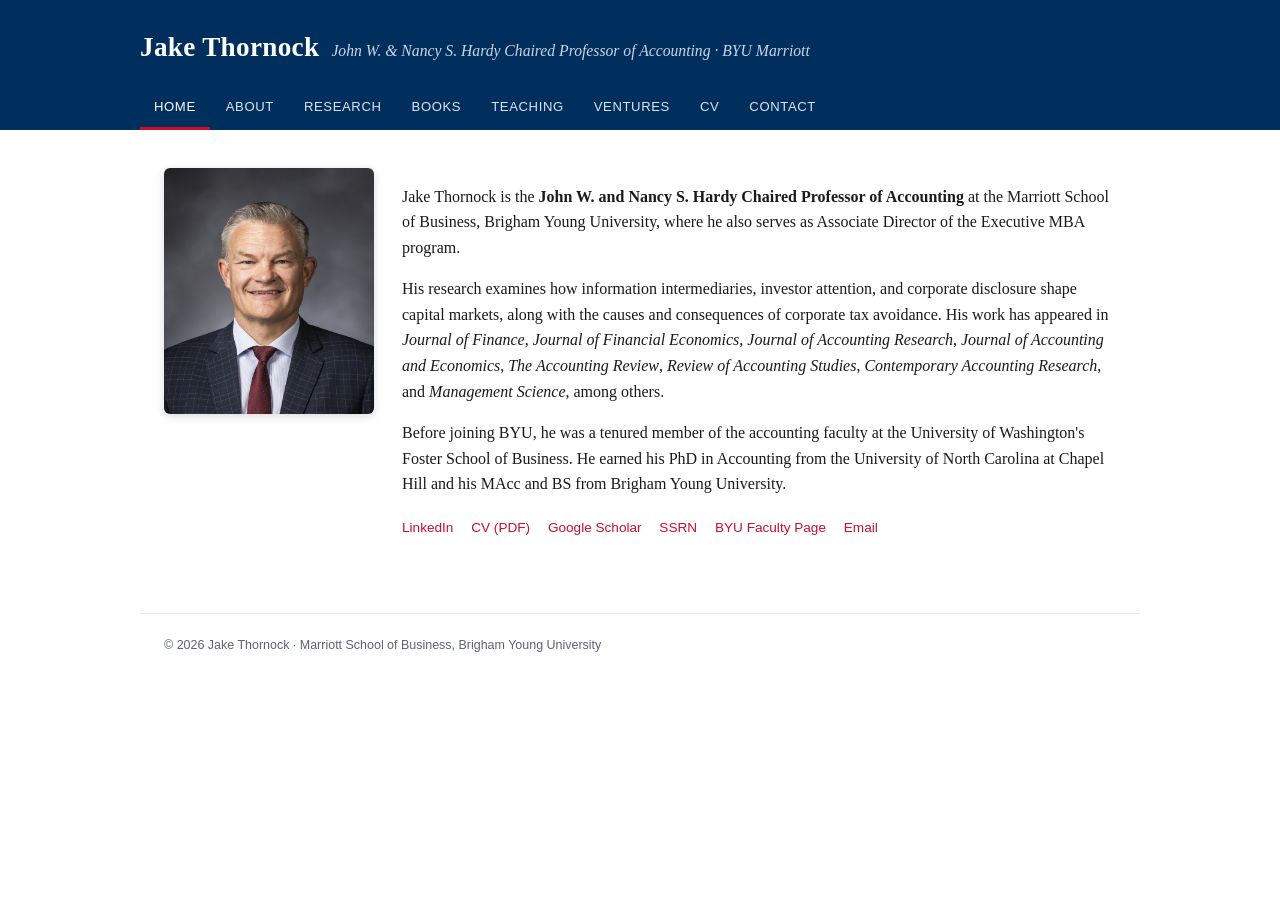
<file: index.html>
<!DOCTYPE html>
<html lang="en">
<head>
<meta charset="UTF-8">
<meta name="viewport" content="width=device-width, initial-scale=1.0">
<title>Jake Thornock, PhD</title>
<link rel="stylesheet" href="styles.css">
</head>
<body>
<header class="site">
  <div class="brand">
    <h1>Jake Thornock</h1>
    <span class="role">John W. &amp; Nancy S. Hardy Chaired Professor of Accounting &middot; BYU Marriott</span>
  </div>
  <nav>
    <a href="index.html" class="active">Home</a>
    <a href="about.html">About</a>
    <a href="research.html">Research</a>
    <a href="books.html">Books</a>
    <a href="teaching.html">Teaching</a>
    <a href="ventures.html">Ventures</a>
    <a href="cv.html">CV</a>
    <a href="contact.html">Contact</a>
  </nav>
</header>
<main>
  <div class="lead">
    <div class="photo"><img src="thornock-headshot-web.jpg" alt="Jake Thornock"></div>
    <div class="bio">
      <p>Jake Thornock is the <strong>John W. and Nancy S. Hardy Chaired Professor of Accounting</strong> at the Marriott School of Business, Brigham Young University, where he also serves as Associate Director of the Executive MBA program.</p>
      <p>His research examines how information intermediaries, investor attention, and corporate disclosure shape capital markets, along with the causes and consequences of corporate tax avoidance. His work has appeared in <em>Journal of Finance</em>, <em>Journal of Financial Economics</em>, <em>Journal of Accounting Research</em>, <em>Journal of Accounting and Economics</em>, <em>The Accounting Review</em>, <em>Review of Accounting Studies</em>, <em>Contemporary Accounting Research</em>, and <em>Management Science</em>, among others.</p>
      <p>Before joining BYU, he was a tenured member of the accounting faculty at the University of Washington's Foster School of Business. He earned his PhD in Accounting from the University of North Carolina at Chapel Hill and his MAcc and BS from Brigham Young University.</p>
      <div class="links-row">
        <a href="https://www.linkedin.com/in/jake-thornock/">LinkedIn</a>
        <a href="cv.html">CV (PDF)</a>
        <a href="https://scholar.google.com/citations?user=_FRivYwAAAAJ&hl=en">Google Scholar</a>
        <a href="https://papers.ssrn.com/sol3/cf_dev/AbsByAuth.cfm?per_id=914664">SSRN</a>
        <a href="https://marriott.byu.edu/directory/details?id=5792">BYU Faculty Page</a>
        <a href="mailto:thornock@byu.edu">Email</a>
      </div>
    </div>
  </div>
</main>
<footer>&copy; 2026 Jake Thornock &middot; Marriott School of Business, Brigham Young University</footer>
</body>
</html>
</file>
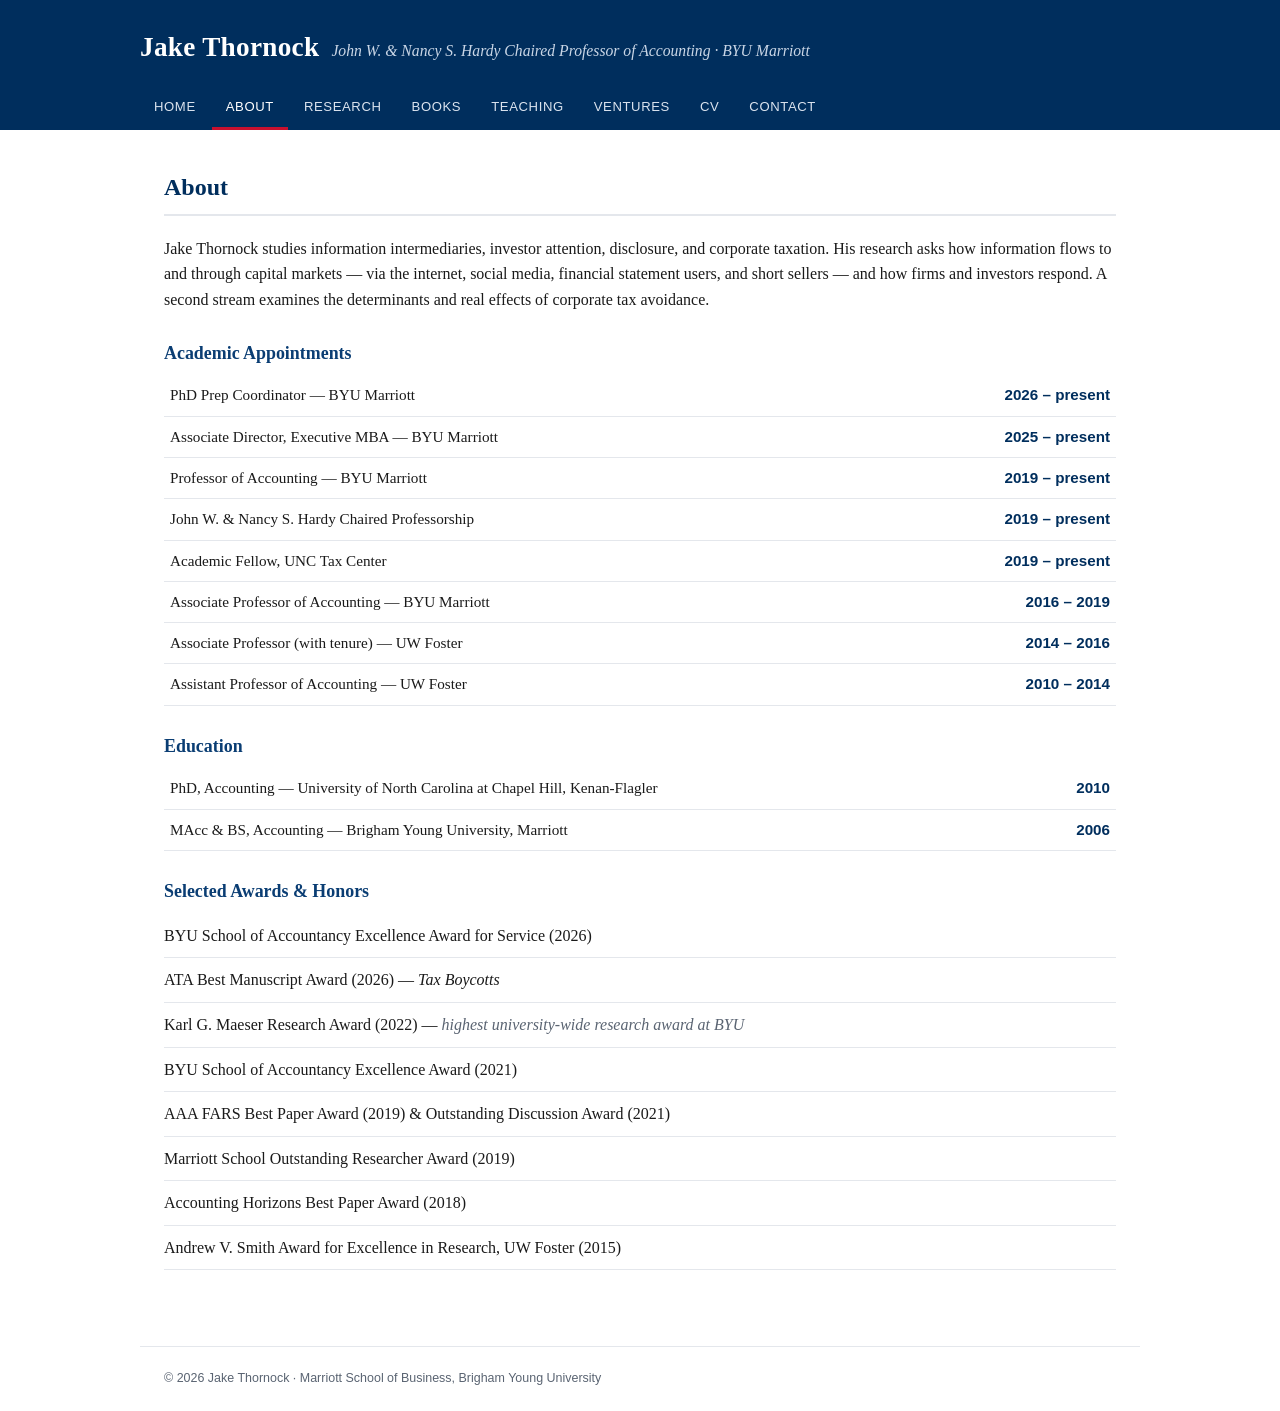
<file: about.html>
<!DOCTYPE html>
<html lang="en">
<head>
<meta charset="UTF-8">
<meta name="viewport" content="width=device-width, initial-scale=1.0">
<title>Jake Thornock, PhD</title>
<link rel="stylesheet" href="styles.css">
</head>
<body>
<header class="site">
  <div class="brand">
    <h1>Jake Thornock</h1>
    <span class="role">John W. &amp; Nancy S. Hardy Chaired Professor of Accounting &middot; BYU Marriott</span>
  </div>
  <nav>
    <a href="index.html">Home</a>
    <a href="about.html" class="active">About</a>
    <a href="research.html">Research</a>
    <a href="books.html">Books</a>
    <a href="teaching.html">Teaching</a>
    <a href="ventures.html">Ventures</a>
    <a href="cv.html">CV</a>
    <a href="contact.html">Contact</a>
  </nav>
</header>
<main>
  <h2>About</h2>
  <p>Jake Thornock studies information intermediaries, investor attention, disclosure, and corporate taxation. His research asks how information flows to and through capital markets &mdash; via the internet, social media, financial statement users, and short sellers &mdash; and how firms and investors respond. A second stream examines the determinants and real effects of corporate tax avoidance.</p>
  <h3>Academic Appointments</h3>
  <table class="tw">
    <tr><td>PhD Prep Coordinator &mdash; BYU Marriott</td><td class="r">2026 &ndash; present</td></tr>
    <tr><td>Associate Director, Executive MBA &mdash; BYU Marriott</td><td class="r">2025 &ndash; present</td></tr>
    <tr><td>Professor of Accounting &mdash; BYU Marriott</td><td class="r">2019 &ndash; present</td></tr>
    <tr><td>John W. &amp; Nancy S. Hardy Chaired Professorship</td><td class="r">2019 &ndash; present</td></tr>
    <tr><td>Academic Fellow, UNC Tax Center</td><td class="r">2019 &ndash; present</td></tr>
    <tr><td>Associate Professor of Accounting &mdash; BYU Marriott</td><td class="r">2016 &ndash; 2019</td></tr>
    <tr><td>Associate Professor (with tenure) &mdash; UW Foster</td><td class="r">2014 &ndash; 2016</td></tr>
    <tr><td>Assistant Professor of Accounting &mdash; UW Foster</td><td class="r">2010 &ndash; 2014</td></tr>
  </table>
  <h3>Education</h3>
  <table class="tw">
    <tr><td>PhD, Accounting &mdash; University of North Carolina at Chapel Hill, Kenan-Flagler</td><td class="r">2010</td></tr>
    <tr><td>MAcc &amp; BS, Accounting &mdash; Brigham Young University, Marriott</td><td class="r">2006</td></tr>
  </table>
  <h3>Selected Awards &amp; Honors</h3>
  <ul class="pubs">
    <li>BYU School of Accountancy Excellence Award for Service (2026)</li>
    <li>ATA Best Manuscript Award (2026) &mdash; <em>Tax Boycotts</em></li>
    <li>Karl G. Maeser Research Award (2022) &mdash; <span class="venue">highest university-wide research award at BYU</span></li>
    <li>BYU School of Accountancy Excellence Award (2021)</li>
    <li>AAA FARS Best Paper Award (2019) &amp; Outstanding Discussion Award (2021)</li>
    <li>Marriott School Outstanding Researcher Award (2019)</li>
    <li>Accounting Horizons Best Paper Award (2018)</li>
    <li>Andrew V. Smith Award for Excellence in Research, UW Foster (2015)</li>
  </ul>
</main>
<footer>&copy; 2026 Jake Thornock &middot; Marriott School of Business, Brigham Young University</footer>
</body>
</html>
</file>
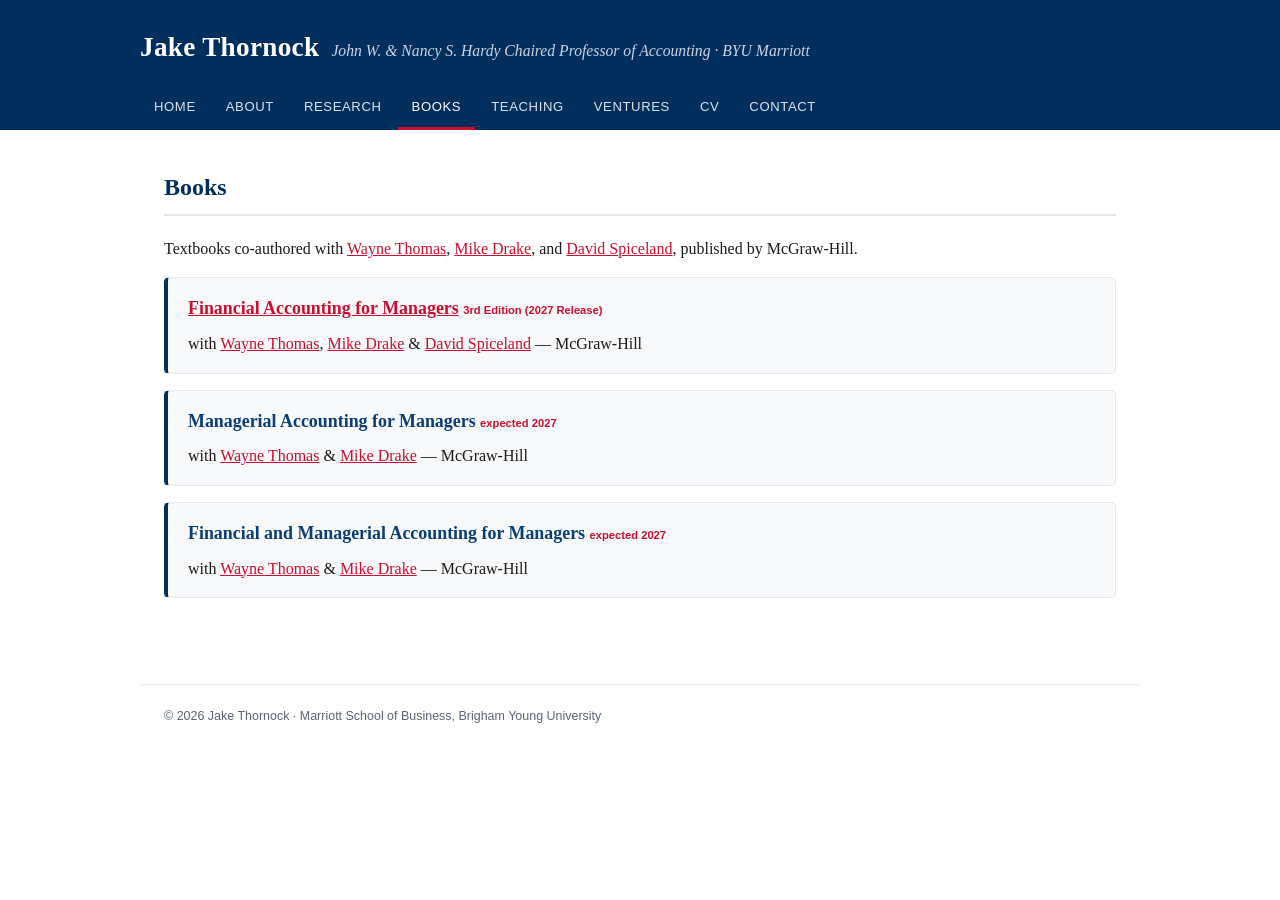
<file: books.html>
<!DOCTYPE html>
<html lang="en">
<head>
<meta charset="UTF-8">
<meta name="viewport" content="width=device-width, initial-scale=1.0">
<title>Jake Thornock, PhD</title>
<link rel="stylesheet" href="styles.css">
</head>
<body>
<header class="site">
  <div class="brand">
    <h1>Jake Thornock</h1>
    <span class="role">John W. &amp; Nancy S. Hardy Chaired Professor of Accounting &middot; BYU Marriott</span>
  </div>
  <nav>
    <a href="index.html">Home</a>
    <a href="about.html">About</a>
    <a href="research.html">Research</a>
    <a href="books.html" class="active">Books</a>
    <a href="teaching.html">Teaching</a>
    <a href="ventures.html">Ventures</a>
    <a href="cv.html">CV</a>
    <a href="contact.html">Contact</a>
  </nav>
</header>
<main>
  <h2>Books</h2>
  <p>Textbooks co-authored with <a href="https://thomas-accounting.com/">Wayne Thomas</a>, <a href="https://marriott.byu.edu/directory/details?id=20034">Mike Drake</a>, and <a href="https://www.memphis.edu/fcbe/faculty-staff/emeriti/dspice.php">David Spiceland</a>, published by McGraw-Hill.</p>
  <div class="card"><h3 style="margin-top:0;"><a href="https://www.mheducation.com/highered/product/financial-accounting-for-managers-thomas.html?viewOption=instructor">Financial Accounting for Managers</a> <span class="tag">3rd Edition (2027 Release)</span></h3><p style="margin:0;">with <a href="https://thomas-accounting.com/">Wayne Thomas</a>, <a href="https://marriott.byu.edu/directory/details?id=20034">Mike Drake</a> &amp; <a href="https://www.memphis.edu/fcbe/faculty-staff/emeriti/dspice.php">David Spiceland</a> &mdash; McGraw-Hill</p></div>
  <div class="card"><h3 style="margin-top:0;">Managerial Accounting for Managers <span class="tag">expected 2027</span></h3><p style="margin:0;">with <a href="https://thomas-accounting.com/">Wayne Thomas</a> &amp; <a href="https://marriott.byu.edu/directory/details?id=20034">Mike Drake</a> &mdash; McGraw-Hill</p></div>
  <div class="card"><h3 style="margin-top:0;">Financial and Managerial Accounting for Managers <span class="tag">expected 2027</span></h3><p style="margin:0;">with <a href="https://thomas-accounting.com/">Wayne Thomas</a> &amp; <a href="https://marriott.byu.edu/directory/details?id=20034">Mike Drake</a> &mdash; McGraw-Hill</p></div>
</main>
<footer>&copy; 2026 Jake Thornock &middot; Marriott School of Business, Brigham Young University</footer>
</body>
</html>
</file>
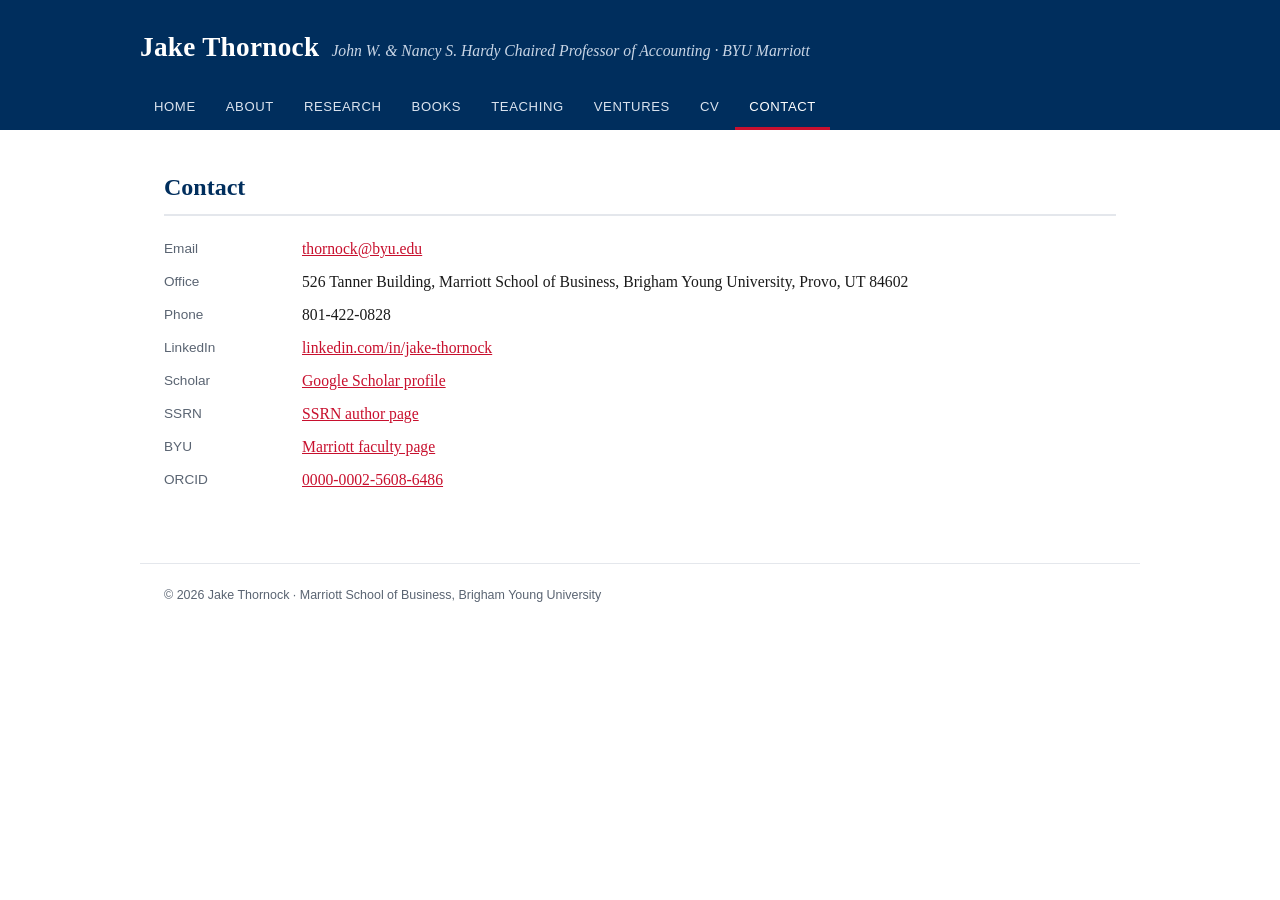
<file: contact.html>
<!DOCTYPE html>
<html lang="en">
<head>
<meta charset="UTF-8">
<meta name="viewport" content="width=device-width, initial-scale=1.0">
<title>Jake Thornock, PhD</title>
<link rel="stylesheet" href="styles.css">
</head>
<body>
<header class="site">
  <div class="brand">
    <h1>Jake Thornock</h1>
    <span class="role">John W. &amp; Nancy S. Hardy Chaired Professor of Accounting &middot; BYU Marriott</span>
  </div>
  <nav>
    <a href="index.html">Home</a>
    <a href="about.html">About</a>
    <a href="research.html">Research</a>
    <a href="books.html">Books</a>
    <a href="teaching.html">Teaching</a>
    <a href="ventures.html">Ventures</a>
    <a href="cv.html">CV</a>
    <a href="contact.html" class="active">Contact</a>
  </nav>
</header>
<main>
  <h2>Contact</h2>
  <div class="contact-grid">
    <div>Email</div><div><a href="mailto:thornock@byu.edu">thornock@byu.edu</a></div>
    <div>Office</div><div>526 Tanner Building, Marriott School of Business, Brigham Young University, Provo, UT 84602</div>
    <div>Phone</div><div>801-422-0828</div>
    <div>LinkedIn</div><div><a href="https://www.linkedin.com/in/jake-thornock/">linkedin.com/in/jake-thornock</a></div>
    <div>Scholar</div><div><a href="https://scholar.google.com/citations?user=_FRivYwAAAAJ&hl=en">Google Scholar profile</a></div>
    <div>SSRN</div><div><a href="https://papers.ssrn.com/sol3/cf_dev/AbsByAuth.cfm?per_id=914664">SSRN author page</a></div>
    <div>BYU</div><div><a href="https://marriott.byu.edu/directory/details?id=5792">Marriott faculty page</a></div>
    <div>ORCID</div><div><a href="https://orcid.org/0000-0002-5608-6486">0000-0002-5608-6486</a></div>
  </div>
</main>
<footer>&copy; 2026 Jake Thornock &middot; Marriott School of Business, Brigham Young University</footer>
</body>
</html>
</file>
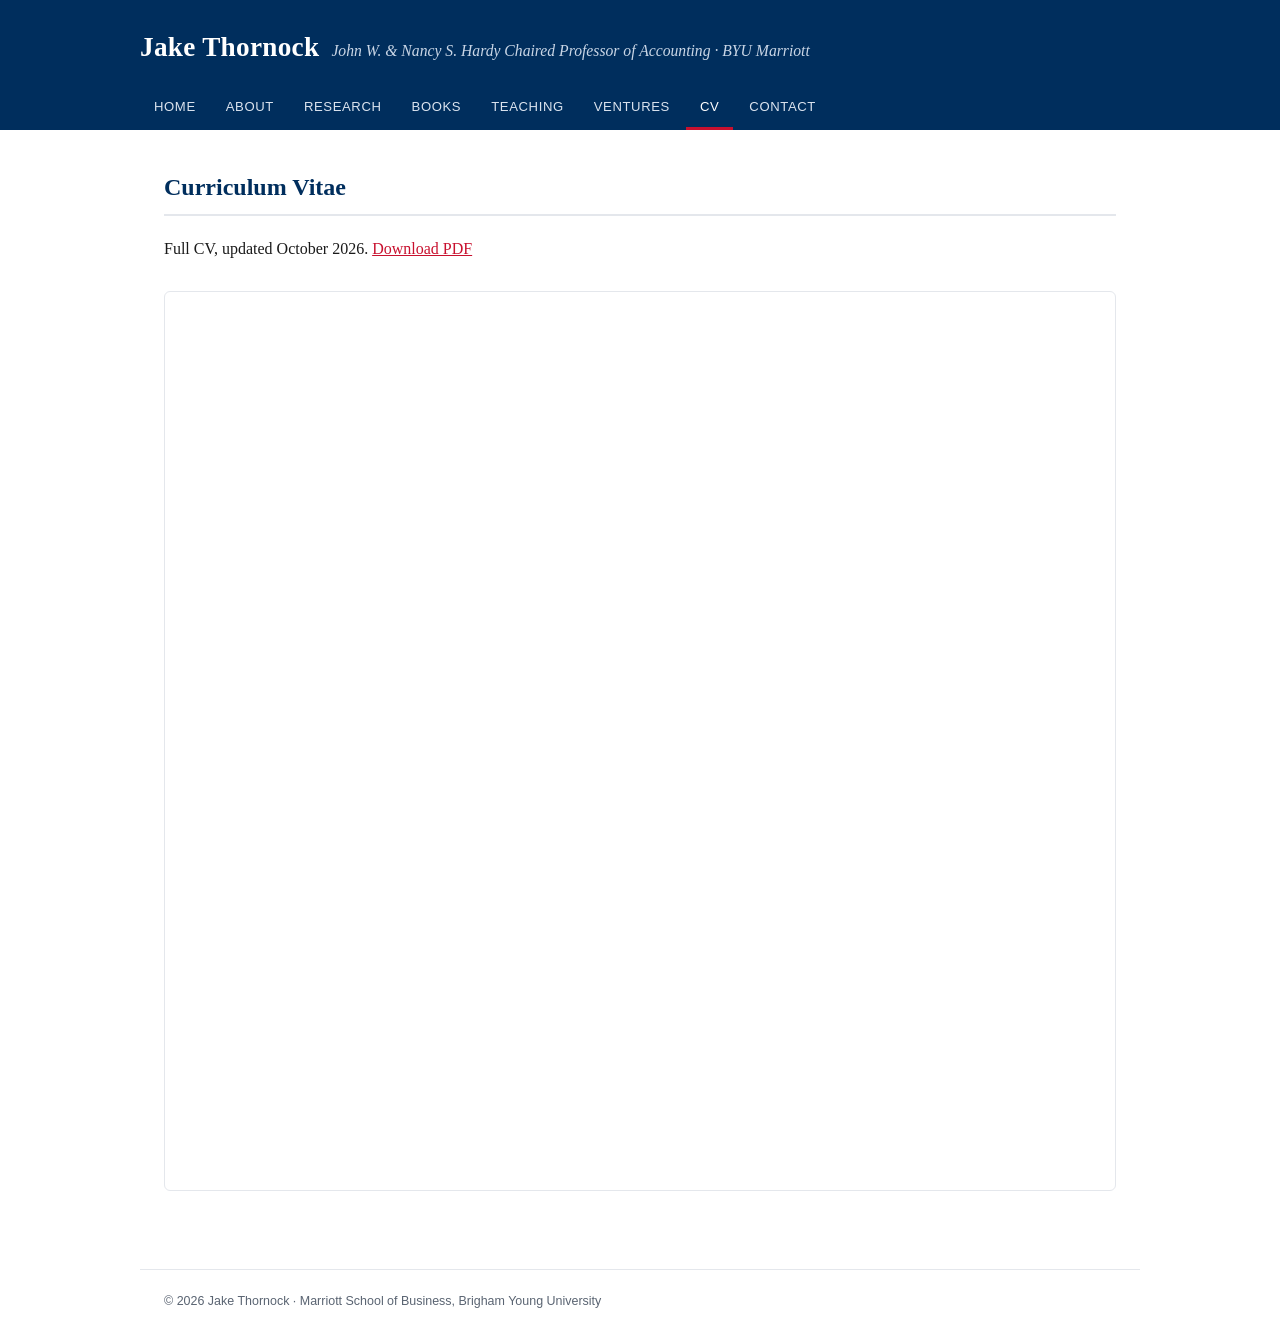
<file: cv.html>
<!DOCTYPE html>
<html lang="en">
<head>
<meta charset="UTF-8">
<meta name="viewport" content="width=device-width, initial-scale=1.0">
<title>Jake Thornock, PhD</title>
<link rel="stylesheet" href="styles.css">
</head>
<body>
<header class="site">
  <div class="brand">
    <h1>Jake Thornock</h1>
    <span class="role">John W. &amp; Nancy S. Hardy Chaired Professor of Accounting &middot; BYU Marriott</span>
  </div>
  <nav>
    <a href="index.html">Home</a>
    <a href="about.html">About</a>
    <a href="research.html">Research</a>
    <a href="books.html">Books</a>
    <a href="teaching.html">Teaching</a>
    <a href="ventures.html">Ventures</a>
    <a href="cv.html" class="active">CV</a>
    <a href="contact.html">Contact</a>
  </nav>
</header>
<main>
  <h2>Curriculum Vitae</h2>
  <p>Full CV, updated October 2026. <a href="Thornock_CV.pdf">Download PDF</a></p>
  <iframe class="cvframe" src="Thornock_CV.pdf" title="Jake Thornock CV"></iframe>
</main>
<footer>&copy; 2026 Jake Thornock &middot; Marriott School of Business, Brigham Young University</footer>
</body>
</html>
</file>
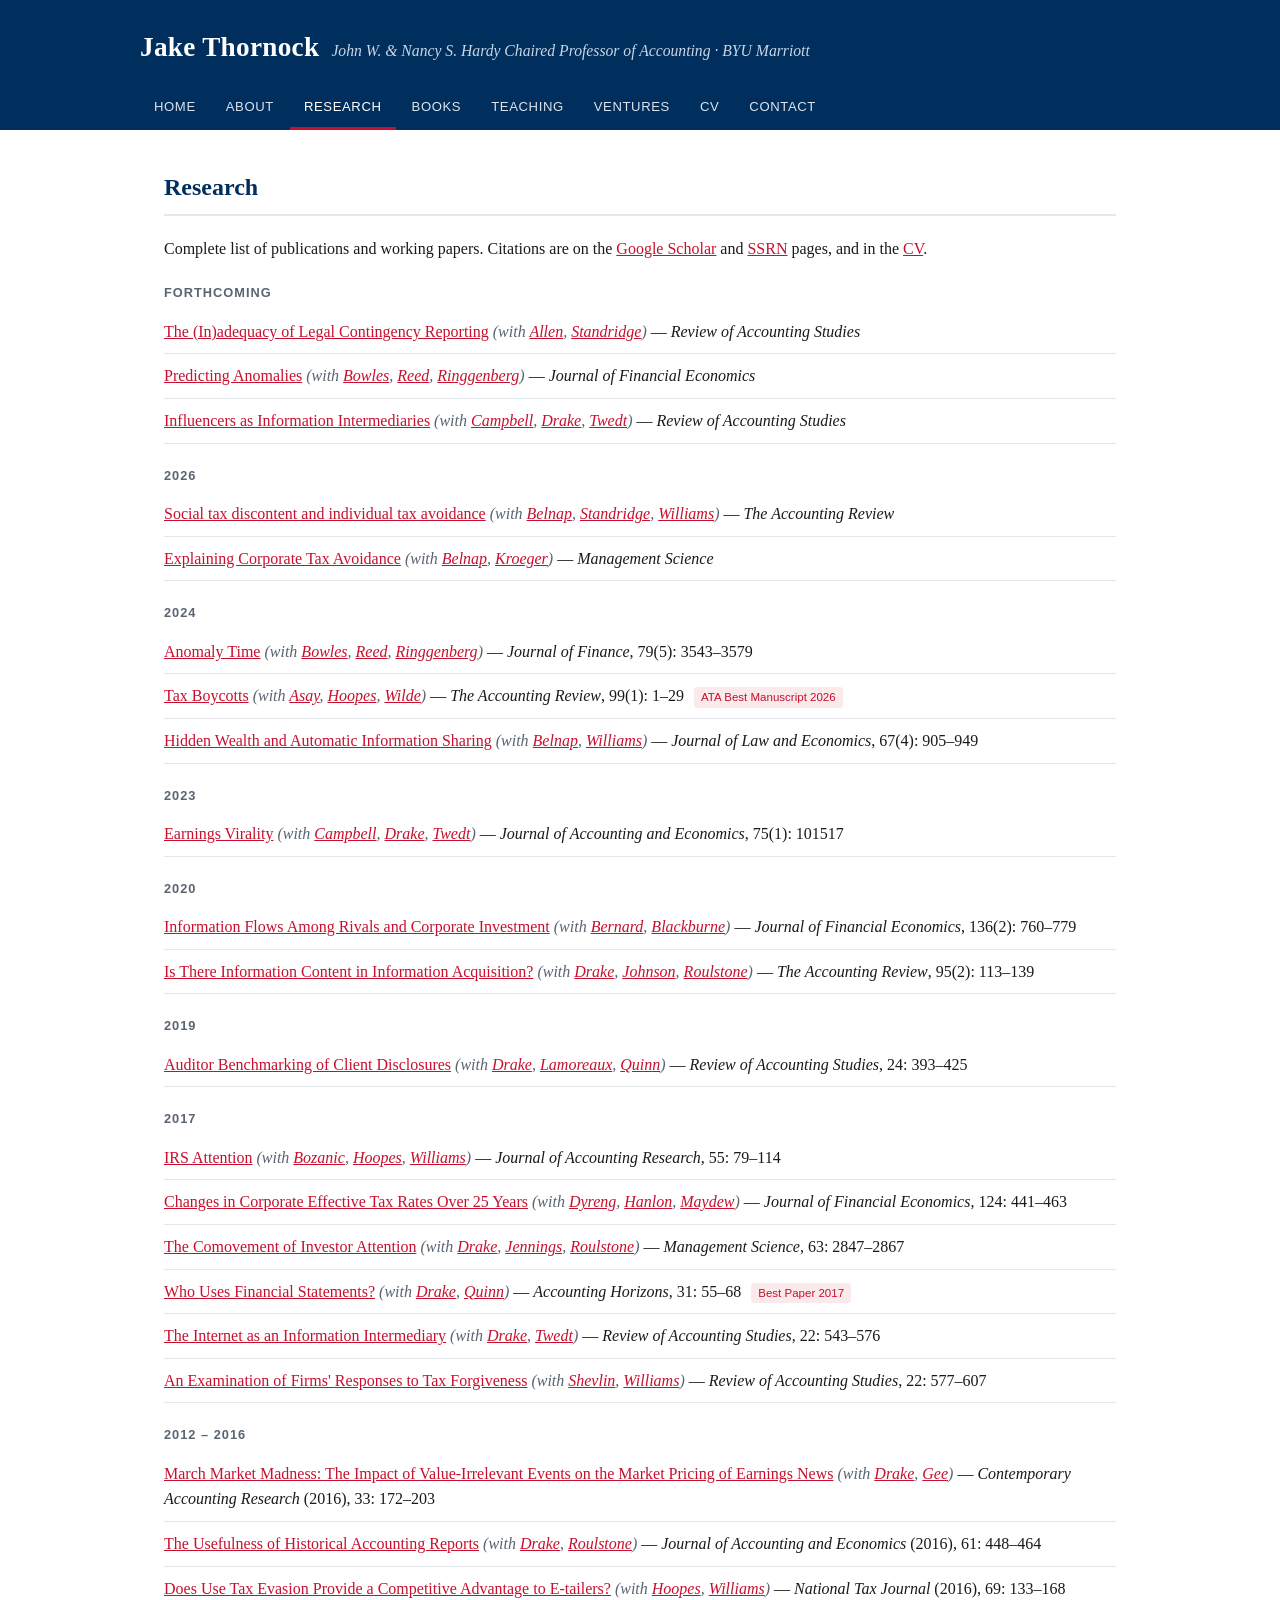
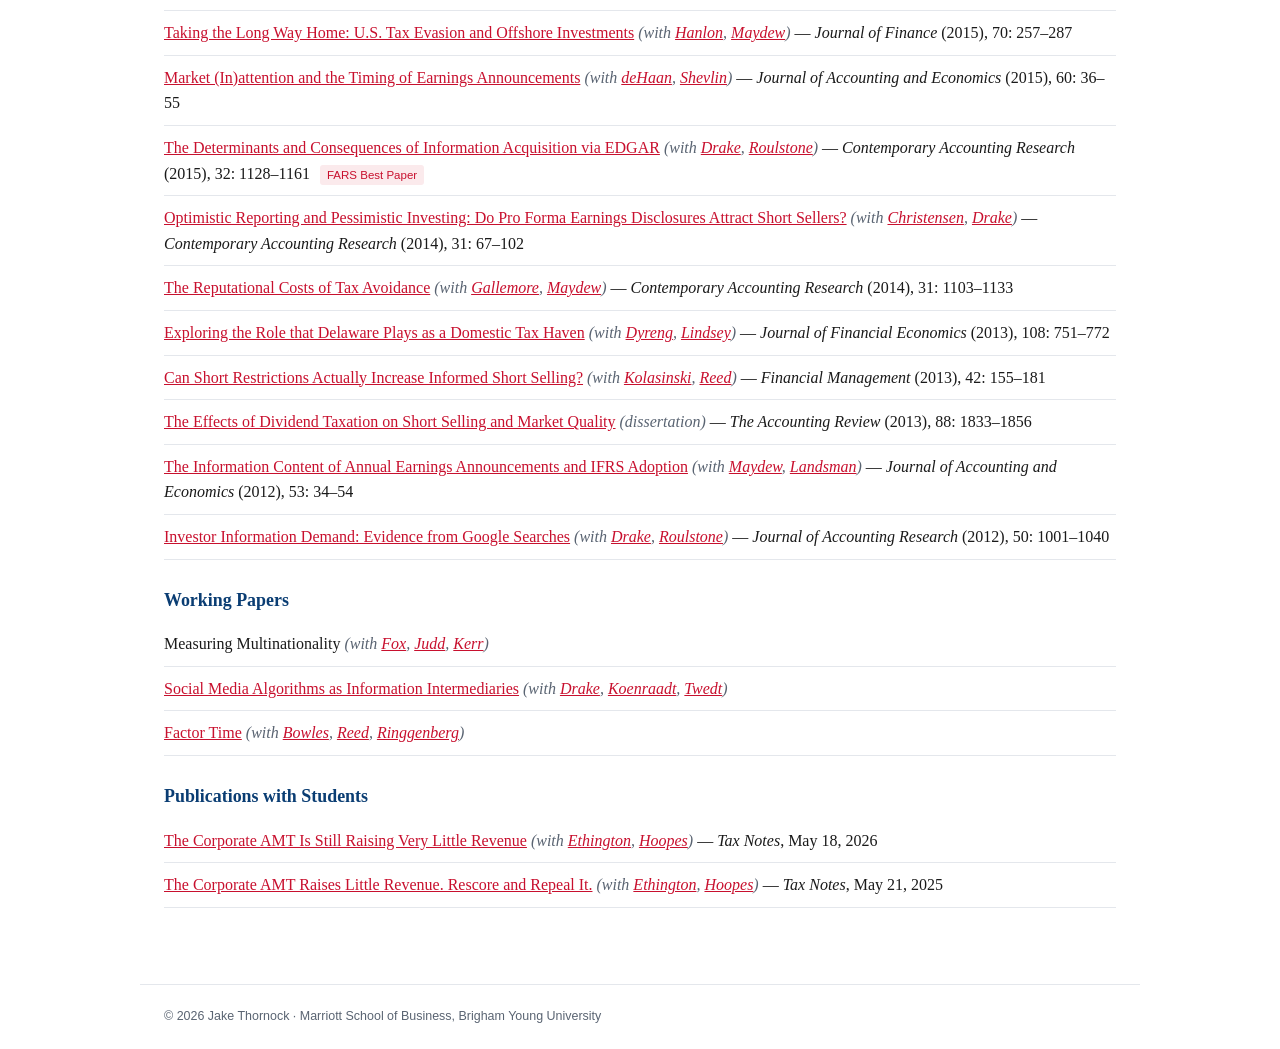
<file: research.html>
<!DOCTYPE html>
<html lang="en">
<head>
<meta charset="UTF-8">
<meta name="viewport" content="width=device-width, initial-scale=1.0">
<title>Jake Thornock, PhD</title>
<link rel="stylesheet" href="styles.css">
</head>
<body>
<header class="site">
  <div class="brand">
    <h1>Jake Thornock</h1>
    <span class="role">John W. &amp; Nancy S. Hardy Chaired Professor of Accounting &middot; BYU Marriott</span>
  </div>
  <nav>
    <a href="index.html">Home</a>
    <a href="about.html">About</a>
    <a href="research.html" class="active">Research</a>
    <a href="books.html">Books</a>
    <a href="teaching.html">Teaching</a>
    <a href="ventures.html">Ventures</a>
    <a href="cv.html">CV</a>
    <a href="contact.html">Contact</a>
  </nav>
</header>
<main>
  <h2>Research</h2>
  <p>Complete list of publications and working papers. Citations are on the <a href="https://scholar.google.com/citations?user=_FRivYwAAAAJ&hl=en">Google Scholar</a> and <a href="https://papers.ssrn.com/sol3/cf_dev/AbsByAuth.cfm?per_id=914664">SSRN</a> pages, and in the <a href="cv.html">CV</a>.</p>
  <div class="pubyear">Forthcoming</div>
  <ul class="pubs">
    <li><a href="https://papers.ssrn.com/sol3/papers.cfm?abstract_id=4611872">The (In)adequacy of Legal Contingency Reporting</a> <span class="venue">(with <a href="https://marriott.byu.edu/directory/details?id=50265">Allen</a>, <a href="https://kevinstandridge.com/">Standridge</a>)</span> &mdash; <em>Review of Accounting Studies</em></li>
    <li><a href="https://papers.ssrn.com/sol3/papers.cfm?abstract_id=4939779">Predicting Anomalies</a> <span class="venue">(with <a href="https://boonebowles.com">Bowles</a>, <a href="https://www.kenan-flagler.unc.edu/faculty/directory/adam-reed/">Reed</a>, <a href="https://www.matthewringgenberg.com">Ringgenberg</a>)</span> &mdash; <em>Journal of Financial Economics</em></li>
    <li><a href="https://papers.ssrn.com/sol3/papers.cfm?abstract_id=7065598">Influencers as Information Intermediaries</a> <span class="venue">(with <a href="https://business.unl.edu/person/brett-campbell">Campbell</a>, <a href="https://marriott.byu.edu/directory/details?id=20034">Drake</a>, <a href="https://mays.tamu.edu/directory/brady-twedt">Twedt</a>)</span> &mdash; <em>Review of Accounting Studies</em></li>
  </ul>
  <div class="pubyear">2026</div>
  <ul class="pubs">
    <li><a href="https://doi.org/10.2308/TAR-2023-0689">Social tax discontent and individual tax avoidance</a> <span class="venue">(with <a href="https://www.mccombs.utexas.edu/faculty-and-research/faculty-directory/andrew-belnap/">Belnap</a>, <a href="https://kevinstandridge.com/">Standridge</a>, <a href="https://www.mccombs.utexas.edu/faculty-and-research/faculty-directory/brady-williams/">Williams</a>)</span> &mdash; <em>The Accounting Review</em></li>
    <li><a href="https://doi.org/10.1287/mnsc.2024.04839">Explaining Corporate Tax Avoidance</a> <span class="venue">(with <a href="https://www.mccombs.utexas.edu/faculty-and-research/faculty-directory/andrew-belnap/">Belnap</a>, <a href="https://tippie.uiowa.edu/people/kaitlyn-kroeger">Kroeger</a>)</span> &mdash; <em>Management Science</em></li>
  </ul>
  <div class="pubyear">2024</div>
  <ul class="pubs">
    <li><a href="https://doi.org/10.1111/jofi.13372">Anomaly Time</a> <span class="venue">(with <a href="https://boonebowles.com">Bowles</a>, <a href="https://www.kenan-flagler.unc.edu/faculty/directory/adam-reed/">Reed</a>, <a href="https://www.matthewringgenberg.com">Ringgenberg</a>)</span> &mdash; <em>Journal of Finance</em>, 79(5): 3543&ndash;3579</li>
    <li><a href="https://doi.org/10.2308/tar-2021-0213">Tax Boycotts</a> <span class="venue">(with <a href="https://tippie.uiowa.edu/people/h-scott-asay">Asay</a>, <a href="https://jeffreyhoopes.com">Hoopes</a>, <a href="https://tippie.uiowa.edu/people/jaron-h-wilde">Wilde</a>)</span> &mdash; <em>The Accounting Review</em>, 99(1): 1&ndash;29 <span class="award">ATA Best Manuscript 2026</span></li>
    <li><a href="https://doi.org/10.1086/731738">Hidden Wealth and Automatic Information Sharing</a> <span class="venue">(with <a href="https://www.mccombs.utexas.edu/faculty-and-research/faculty-directory/andrew-belnap/">Belnap</a>, <a href="https://www.mccombs.utexas.edu/faculty-and-research/faculty-directory/brady-williams/">Williams</a>)</span> &mdash; <em>Journal of Law and Economics</em>, 67(4): 905&ndash;949</li>
  </ul>
  <div class="pubyear">2023</div>
  <ul class="pubs">
    <li><a href="https://doi.org/10.1016/j.jacceco.2022.101517">Earnings Virality</a> <span class="venue">(with <a href="https://business.unl.edu/person/brett-campbell">Campbell</a>, <a href="https://marriott.byu.edu/directory/details?id=20034">Drake</a>, <a href="https://mays.tamu.edu/directory/brady-twedt">Twedt</a>)</span> &mdash; <em>Journal of Accounting and Economics</em>, 75(1): 101517</li>
  </ul>
  <div class="pubyear">2020</div>
  <ul class="pubs">
    <li><a href="https://doi.org/10.1016/j.jfineco.2019.11.008">Information Flows Among Rivals and Corporate Investment</a> <span class="venue">(with <a href="https://foster.uw.edu/faculty-research/directory/darren-bernard/">Bernard</a>, <a href="https://business.oregonstate.edu/faculty-and-research/faculty-directory/terrence-blackburne">Blackburne</a>)</span> &mdash; <em>Journal of Financial Economics</em>, 136(2): 760&ndash;779</li>
    <li><a href="https://doi.org/10.2308/accr-52498">Is There Information Content in Information Acquisition?</a> <span class="venue">(with <a href="https://marriott.byu.edu/directory/details?id=20034">Drake</a>, <a href="https://business.gmu.edu/profiles/bjohns37">Johnson</a>, <a href="https://fisher.osu.edu/people/roulstone.1">Roulstone</a>)</span> &mdash; <em>The Accounting Review</em>, 95(2): 113&ndash;139</li>
  </ul>
  <div class="pubyear">2019</div>
  <ul class="pubs">
    <li><a href="https://doi.org/10.1007/s11142-019-09490-3">Auditor Benchmarking of Client Disclosures</a> <span class="venue">(with <a href="https://marriott.byu.edu/directory/details?id=20034">Drake</a>, <a href="https://search.asu.edu/profile/1374246">Lamoreaux</a>, <a href="https://philquinnresearch.com">Quinn</a>)</span> &mdash; <em>Review of Accounting Studies</em>, 24: 393&ndash;425</li>
  </ul>
  <div class="pubyear">2017</div>
  <ul class="pubs">
    <li><a href="https://doi.org/10.1111/1475-679X.12154">IRS Attention</a> <span class="venue">(with <a href="https://wertheim.fsu.edu/person/zahn-bozanic">Bozanic</a>, <a href="https://jeffreyhoopes.com">Hoopes</a>, <a href="https://www.mccombs.utexas.edu/faculty-and-research/faculty-directory/brady-williams/">Williams</a>)</span> &mdash; <em>Journal of Accounting Research</em>, 55: 79&ndash;114</li>
    <li><a href="https://doi.org/10.1016/j.jfineco.2017.04.001">Changes in Corporate Effective Tax Rates Over 25 Years</a> <span class="venue">(with <a href="https://www.fuqua.duke.edu/faculty/scott-dyreng">Dyreng</a>, <a href="https://mitmgmtfaculty.mit.edu/mhanlon/">Hanlon</a>, <a href="https://www.kenan-flagler.unc.edu/faculty/directory/accounting/edward-maydew">Maydew</a>)</span> &mdash; <em>Journal of Financial Economics</em>, 124: 441&ndash;463</li>
    <li><a href="https://doi.org/10.1287/mnsc.2016.2477">The Comovement of Investor Attention</a> <span class="venue">(with <a href="https://marriott.byu.edu/directory/details?id=20034">Drake</a>, <a href="https://olin.washu.edu/faculty/jared-jennings">Jennings</a>, <a href="https://fisher.osu.edu/people/roulstone.1">Roulstone</a>)</span> &mdash; <em>Management Science</em>, 63: 2847&ndash;2867</li>
    <li><a href="https://doi.org/10.2308/acch-51736">Who Uses Financial Statements?</a> <span class="venue">(with <a href="https://marriott.byu.edu/directory/details?id=20034">Drake</a>, <a href="https://philquinnresearch.com">Quinn</a>)</span> &mdash; <em>Accounting Horizons</em>, 31: 55&ndash;68 <span class="award">Best Paper 2017</span></li>
    <li><a href="https://doi.org/10.1007/s11142-017-9395-1">The Internet as an Information Intermediary</a> <span class="venue">(with <a href="https://marriott.byu.edu/directory/details?id=20034">Drake</a>, <a href="https://mays.tamu.edu/directory/brady-twedt">Twedt</a>)</span> &mdash; <em>Review of Accounting Studies</em>, 22: 543&ndash;576</li>
    <li><a href="https://doi.org/10.1007/s11142-017-9390-6">An Examination of Firms' Responses to Tax Forgiveness</a> <span class="venue">(with <a href="https://merage.uci.edu/research-faculty/faculty-directory/Terry-Shevlin.html">Shevlin</a>, <a href="https://www.mccombs.utexas.edu/faculty-and-research/faculty-directory/brady-williams/">Williams</a>)</span> &mdash; <em>Review of Accounting Studies</em>, 22: 577&ndash;607</li>
  </ul>
  <div class="pubyear">2012 &ndash; 2016</div>
  <ul class="pubs">
    <li><a href="https://doi.org/10.1111/1911-3846.12149">March Market Madness: The Impact of Value-Irrelevant Events on the Market Pricing of Earnings News</a> <span class="venue">(with <a href="https://marriott.byu.edu/directory/details?id=20034">Drake</a>, <a href="https://sites.google.com/view/kurthgee/">Gee</a>)</span> &mdash; <em>Contemporary Accounting Research</em> (2016), 33: 172&ndash;203</li>
    <li><a href="https://doi.org/10.1016/j.jacceco.2015.12.001">The Usefulness of Historical Accounting Reports</a> <span class="venue">(with <a href="https://marriott.byu.edu/directory/details?id=20034">Drake</a>, <a href="https://fisher.osu.edu/people/roulstone.1">Roulstone</a>)</span> &mdash; <em>Journal of Accounting and Economics</em> (2016), 61: 448&ndash;464</li>
    <li><a href="https://doi.org/10.17310/ntj.2016.1.05">Does Use Tax Evasion Provide a Competitive Advantage to E-tailers?</a> <span class="venue">(with <a href="https://jeffreyhoopes.com">Hoopes</a>, <a href="https://www.mccombs.utexas.edu/faculty-and-research/faculty-directory/brady-williams/">Williams</a>)</span> &mdash; <em>National Tax Journal</em> (2016), 69: 133&ndash;168</li>
    <li><a href="https://doi.org/10.1111/jofi.12120">Taking the Long Way Home: U.S. Tax Evasion and Offshore Investments</a> <span class="venue">(with <a href="https://mitmgmtfaculty.mit.edu/mhanlon/">Hanlon</a>, <a href="https://www.kenan-flagler.unc.edu/faculty/directory/accounting/edward-maydew">Maydew</a>)</span> &mdash; <em>Journal of Finance</em> (2015), 70: 257&ndash;287</li>
    <li><a href="https://doi.org/10.1016/j.jacceco.2015.03.003">Market (In)attention and the Timing of Earnings Announcements</a> <span class="venue">(with <a href="https://sites.google.com/stanford.edu/ed-dehaan/">deHaan</a>, <a href="https://merage.uci.edu/research-faculty/faculty-directory/Terry-Shevlin.html">Shevlin</a>)</span> &mdash; <em>Journal of Accounting and Economics</em> (2015), 60: 36&ndash;55</li>
    <li><a href="https://doi.org/10.1111/1911-3846.12119">The Determinants and Consequences of Information Acquisition via EDGAR</a> <span class="venue">(with <a href="https://marriott.byu.edu/directory/details?id=20034">Drake</a>, <a href="https://fisher.osu.edu/people/roulstone.1">Roulstone</a>)</span> &mdash; <em>Contemporary Accounting Research</em> (2015), 32: 1128&ndash;1161 <span class="award">FARS Best Paper</span></li>
    <li><a href="https://doi.org/10.1111/1911-3846.12009">Optimistic Reporting and Pessimistic Investing: Do Pro Forma Earnings Disclosures Attract Short Sellers?</a> <span class="venue">(with <a href="https://www.terry.uga.edu/directory/theodore-ted-e-christensen/">Christensen</a>, <a href="https://marriott.byu.edu/directory/details?id=20034">Drake</a>)</span> &mdash; <em>Contemporary Accounting Research</em> (2014), 31: 67&ndash;102</li>
    <li><a href="https://doi.org/10.1111/1911-3846.12055">The Reputational Costs of Tax Avoidance</a> <span class="venue">(with <a href="https://www.johngallemore.com/">Gallemore</a>, <a href="https://www.kenan-flagler.unc.edu/faculty/directory/accounting/edward-maydew">Maydew</a>)</span> &mdash; <em>Contemporary Accounting Research</em> (2014), 31: 1103&ndash;1133</li>
    <li><a href="https://doi.org/10.1016/j.jfineco.2013.01.004">Exploring the Role that Delaware Plays as a Domestic Tax Haven</a> <span class="venue">(with <a href="https://www.fuqua.duke.edu/faculty/scott-dyreng">Dyreng</a>, <a href="https://huntsman.usu.edu/directory/lindsey-bradley">Lindsey</a>)</span> &mdash; <em>Journal of Financial Economics</em> (2013), 108: 751&ndash;772</li>
    <li><a href="https://doi.org/10.1111/j.1755-053X.2012.01223.x">Can Short Restrictions Actually Increase Informed Short Selling?</a> <span class="venue">(with <a href="https://mays.tamu.edu/directory/adam-c-kolasinski/">Kolasinski</a>, <a href="https://www.kenan-flagler.unc.edu/faculty/directory/adam-reed/">Reed</a>)</span> &mdash; <em>Financial Management</em> (2013), 42: 155&ndash;181</li>
    <li><a href="https://doi.org/10.2308/accr-50479">The Effects of Dividend Taxation on Short Selling and Market Quality</a> <span class="venue">(dissertation)</span> &mdash; <em>The Accounting Review</em> (2013), 88: 1833&ndash;1856</li>
    <li><a href="https://doi.org/10.1016/j.jacceco.2011.04.002">The Information Content of Annual Earnings Announcements and IFRS Adoption</a> <span class="venue">(with <a href="https://www.kenan-flagler.unc.edu/faculty/directory/accounting/edward-maydew">Maydew</a>, <a href="https://www.kenan-flagler.unc.edu/faculty/directory/accounting/wayne-landsman">Landsman</a>)</span> &mdash; <em>Journal of Accounting and Economics</em> (2012), 53: 34&ndash;54</li>
    <li><a href="https://doi.org/10.1111/j.1475-679X.2012.00443.x">Investor Information Demand: Evidence from Google Searches</a> <span class="venue">(with <a href="https://marriott.byu.edu/directory/details?id=20034">Drake</a>, <a href="https://fisher.osu.edu/people/roulstone.1">Roulstone</a>)</span> &mdash; <em>Journal of Accounting Research</em> (2012), 50: 1001&ndash;1040</li>
  </ul>
  <h3>Working Papers</h3>
  <ul class="pubs">
    <li>Measuring Multinationality <span class="venue">(with <a href="https://marriott.byu.edu/directory/details?id=38579">Fox</a>, <a href="https://marriott.byu.edu/directory/details?id=20808">Judd</a>, <a href="https://marriott.byu.edu/directory/details?id=36396">Kerr</a>)</span></li>
    <li><a href="https://papers.ssrn.com/sol3/papers.cfm?abstract_id=6731603">Social Media Algorithms as Information Intermediaries</a> <span class="venue">(with <a href="https://marriott.byu.edu/directory/details?id=20034">Drake</a>, <a href="https://jeroenkoenraadt.com">Koenraadt</a>, <a href="https://mays.tamu.edu/directory/brady-twedt">Twedt</a>)</span></li>
    <li><a href="https://papers.ssrn.com/sol3/papers.cfm?abstract_id=7384719">Factor Time</a> <span class="venue">(with <a href="https://boonebowles.com">Bowles</a>, <a href="https://www.kenan-flagler.unc.edu/faculty/directory/adam-reed/">Reed</a>, <a href="https://www.matthewringgenberg.com">Ringgenberg</a>)</span></li>
  </ul>
  <h3>Publications with Students</h3>
  <ul class="pubs">
    <li><a href="https://www.taxnotes.com/tax-notes-federal/corporate-alternative-minimum-tax/corporate-amt-still-raising-very-little-revenue/2026/05/18/7vspy">The Corporate AMT Is Still Raising Very Little Revenue</a> <span class="venue">(with <a href="https://tippie.uiowa.edu/people/mason-ethington">Ethington</a>, <a href="https://jeffreyhoopes.com">Hoopes</a>)</span> &mdash; <em>Tax Notes</em>, May 18, 2026</li>
    <li><a href="https://www.taxnotes.com/tax-notes-today-federal/corporate-alternative-minimum-tax/corporate-amt-raises-little-revenue-rescore-and-repeal-it/2025/05/21/7s67k">The Corporate AMT Raises Little Revenue. Rescore and Repeal It.</a> <span class="venue">(with <a href="https://tippie.uiowa.edu/people/mason-ethington">Ethington</a>, <a href="https://jeffreyhoopes.com">Hoopes</a>)</span> &mdash; <em>Tax Notes</em>, May 21, 2025</li>
  </ul>
</main>
<footer>&copy; 2026 Jake Thornock &middot; Marriott School of Business, Brigham Young University</footer>
</body>
</html>
</file>
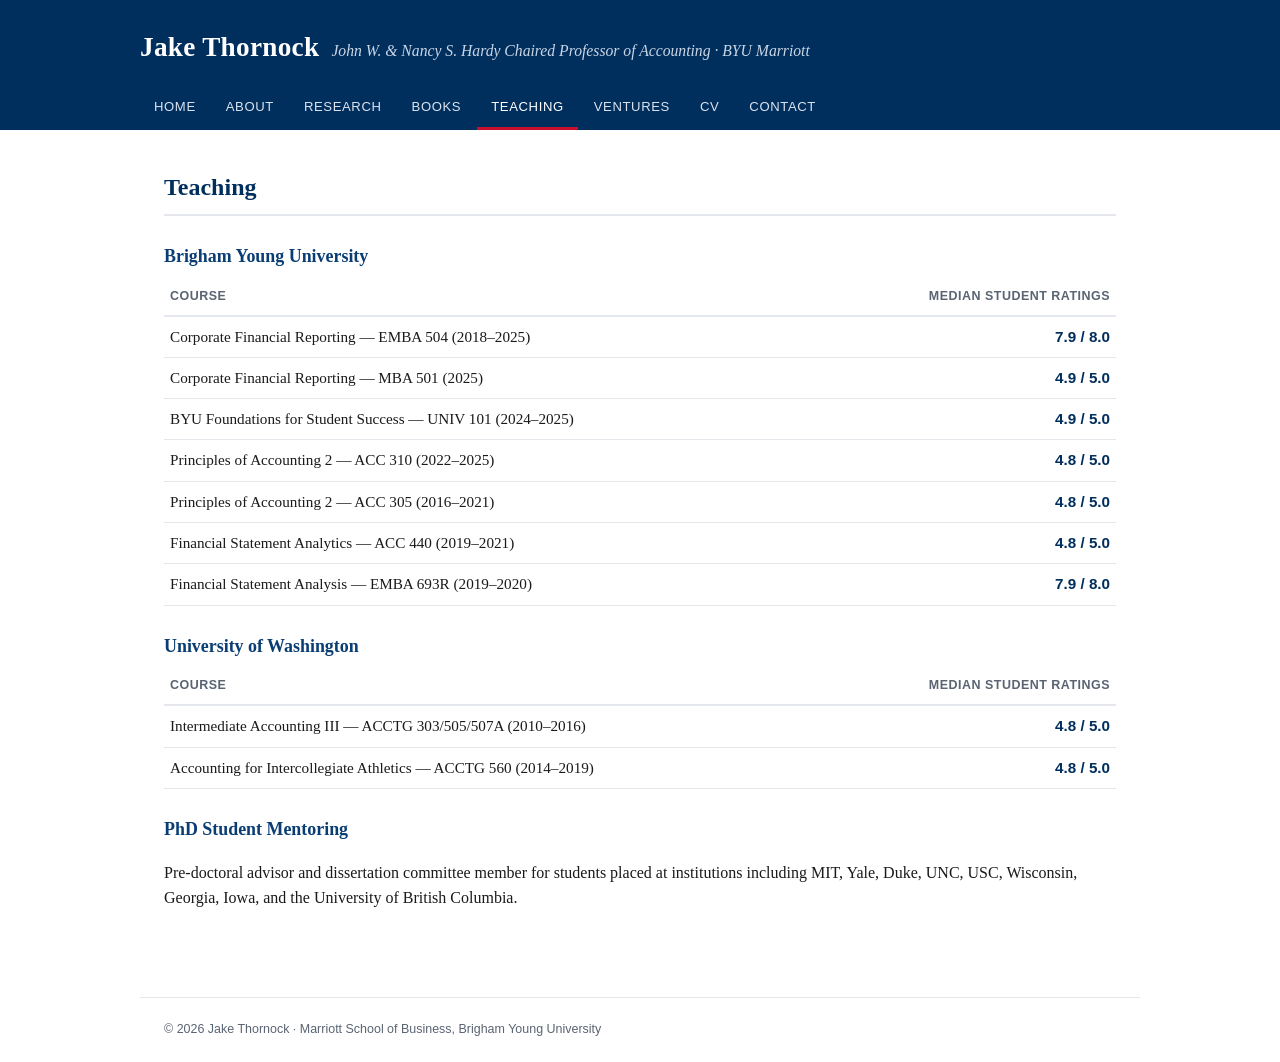
<file: teaching.html>
<!DOCTYPE html>
<html lang="en">
<head>
<meta charset="UTF-8">
<meta name="viewport" content="width=device-width, initial-scale=1.0">
<title>Jake Thornock, PhD</title>
<link rel="stylesheet" href="styles.css">
</head>
<body>
<header class="site">
  <div class="brand">
    <h1>Jake Thornock</h1>
    <span class="role">John W. &amp; Nancy S. Hardy Chaired Professor of Accounting &middot; BYU Marriott</span>
  </div>
  <nav>
    <a href="index.html">Home</a>
    <a href="about.html">About</a>
    <a href="research.html">Research</a>
    <a href="books.html">Books</a>
    <a href="teaching.html" class="active">Teaching</a>
    <a href="ventures.html">Ventures</a>
    <a href="cv.html">CV</a>
    <a href="contact.html">Contact</a>
  </nav>
</header>
<main>
  <h2>Teaching</h2>
  <h3>Brigham Young University</h3>
  <table class="tw">
    <tr><th style="text-align:left;color:var(--muted);font-family:Arial,sans-serif;font-size:.78rem;text-transform:uppercase;letter-spacing:.5px;padding:8px 6px;border-bottom:2px solid var(--line);">Course</th><th style="text-align:right;color:var(--muted);font-family:Arial,sans-serif;font-size:.78rem;text-transform:uppercase;letter-spacing:.5px;padding:8px 6px;border-bottom:2px solid var(--line);white-space:nowrap;">Median student ratings</th></tr>
    <tr><td>Corporate Financial Reporting &mdash; EMBA 504 (2018&ndash;2025)</td><td class="r">7.9 / 8.0</td></tr>
    <tr><td>Corporate Financial Reporting &mdash; MBA 501 (2025)</td><td class="r">4.9 / 5.0</td></tr>
    <tr><td>BYU Foundations for Student Success &mdash; UNIV 101 (2024&ndash;2025)</td><td class="r">4.9 / 5.0</td></tr>
    <tr><td>Principles of Accounting 2 &mdash; ACC 310 (2022&ndash;2025)</td><td class="r">4.8 / 5.0</td></tr>
    <tr><td>Principles of Accounting 2 &mdash; ACC 305 (2016&ndash;2021)</td><td class="r">4.8 / 5.0</td></tr>
    <tr><td>Financial Statement Analytics &mdash; ACC 440 (2019&ndash;2021)</td><td class="r">4.8 / 5.0</td></tr>
    <tr><td>Financial Statement Analysis &mdash; EMBA 693R (2019&ndash;2020)</td><td class="r">7.9 / 8.0</td></tr>
  </table>
  <h3>University of Washington</h3>
  <table class="tw">
    <tr><th style="text-align:left;color:var(--muted);font-family:Arial,sans-serif;font-size:.78rem;text-transform:uppercase;letter-spacing:.5px;padding:8px 6px;border-bottom:2px solid var(--line);">Course</th><th style="text-align:right;color:var(--muted);font-family:Arial,sans-serif;font-size:.78rem;text-transform:uppercase;letter-spacing:.5px;padding:8px 6px;border-bottom:2px solid var(--line);white-space:nowrap;">Median student ratings</th></tr>
    <tr><td>Intermediate Accounting III &mdash; ACCTG 303/505/507A (2010&ndash;2016)</td><td class="r">4.8 / 5.0</td></tr>
    <tr><td>Accounting for Intercollegiate Athletics &mdash; ACCTG 560 (2014&ndash;2019)</td><td class="r">4.8 / 5.0</td></tr>
  </table>
  <h3>PhD Student Mentoring</h3>
  <p>Pre-doctoral advisor and dissertation committee member for students placed at institutions including MIT, Yale, Duke, UNC, USC, Wisconsin, Georgia, Iowa, and the University of British Columbia.</p>
</main>
<footer>&copy; 2026 Jake Thornock &middot; Marriott School of Business, Brigham Young University</footer>
</body>
</html>
</file>
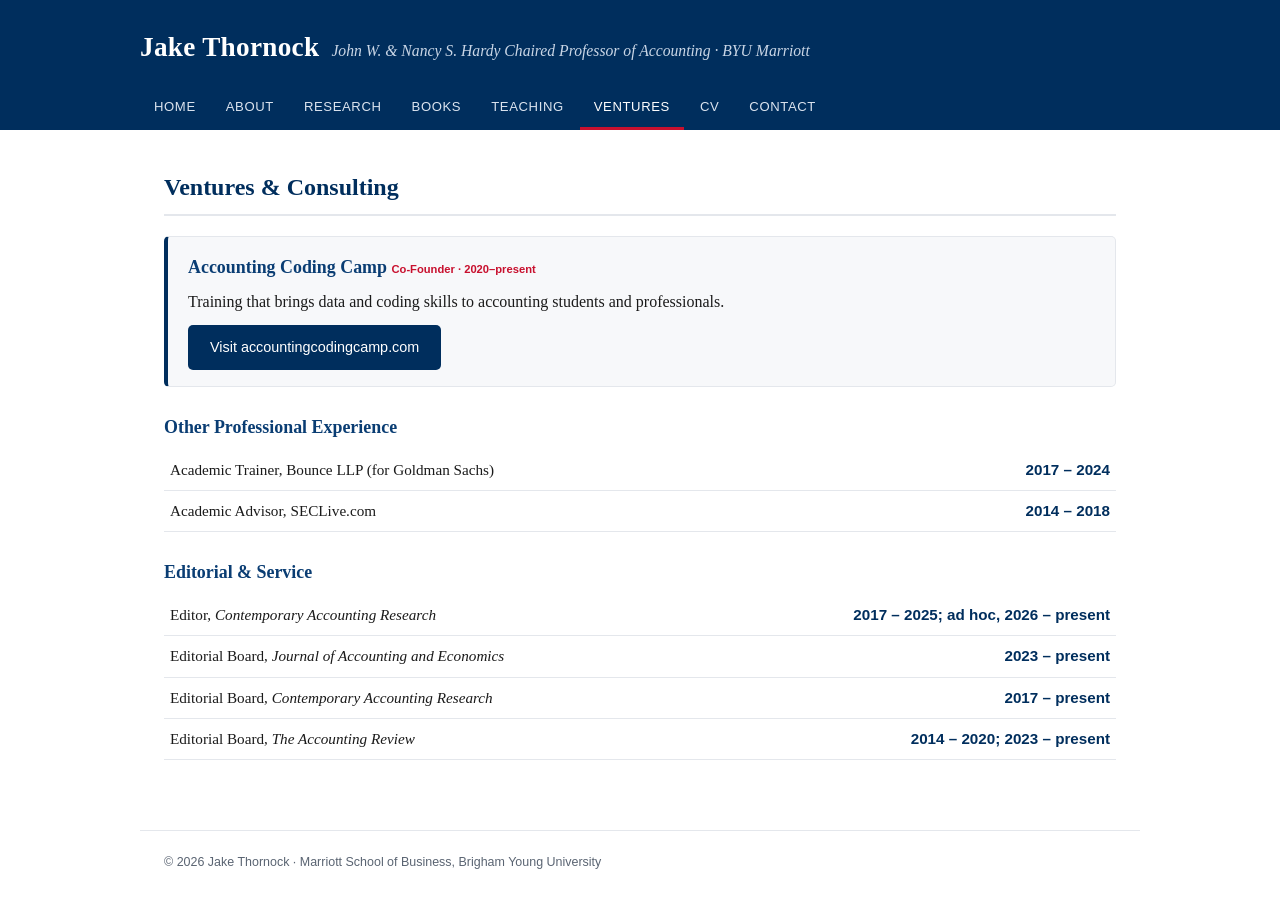
<file: ventures.html>
<!DOCTYPE html>
<html lang="en">
<head>
<meta charset="UTF-8">
<meta name="viewport" content="width=device-width, initial-scale=1.0">
<title>Jake Thornock, PhD</title>
<link rel="stylesheet" href="styles.css">
</head>
<body>
<header class="site">
  <div class="brand">
    <h1>Jake Thornock</h1>
    <span class="role">John W. &amp; Nancy S. Hardy Chaired Professor of Accounting &middot; BYU Marriott</span>
  </div>
  <nav>
    <a href="index.html">Home</a>
    <a href="about.html">About</a>
    <a href="research.html">Research</a>
    <a href="books.html">Books</a>
    <a href="teaching.html">Teaching</a>
    <a href="ventures.html" class="active">Ventures</a>
    <a href="cv.html">CV</a>
    <a href="contact.html">Contact</a>
  </nav>
</header>
<main>
  <h2>Ventures &amp; Consulting</h2>
  <div class="card"><h3 style="margin-top:0;">Accounting Coding Camp <span class="tag">Co-Founder &middot; 2020&ndash;present</span></h3><p style="margin:0 0 10px;">Training that brings data and coding skills to accounting students and professionals.</p><a class="btn" href="https://accountingcodingcamp.com">Visit accountingcodingcamp.com</a></div>
  <h3>Other Professional Experience</h3>
  <table class="tw">
    <tr><td>Academic Trainer, Bounce LLP (for Goldman Sachs)</td><td class="r">2017 &ndash; 2024</td></tr>
    <tr><td>Academic Advisor, SECLive.com</td><td class="r">2014 &ndash; 2018</td></tr>
  </table>
  <h3>Editorial &amp; Service</h3>
  <table class="tw">
    <tr><td>Editor, <em>Contemporary Accounting Research</em></td><td class="r">2017 &ndash; 2025; ad hoc, 2026 &ndash; present</td></tr>
    <tr><td>Editorial Board, <em>Journal of Accounting and Economics</em></td><td class="r">2023 &ndash; present</td></tr>
    <tr><td>Editorial Board, <em>Contemporary Accounting Research</em></td><td class="r">2017 &ndash; present</td></tr>
    <tr><td>Editorial Board, <em>The Accounting Review</em></td><td class="r">2014 &ndash; 2020; 2023 &ndash; present</td></tr>
  </table>
</main>
<footer>&copy; 2026 Jake Thornock &middot; Marriott School of Business, Brigham Young University</footer>
</body>
</html>
</file>
<file: styles.css>
:root{--navy:#002E5D;--navy-soft:#0a3d73;--accent:#c8102e;--ink:#1a1a1a;--muted:#5a6472;--line:#e4e7ec;--bg:#ffffff;--panel:#f7f8fa;}
*{box-sizing:border-box;}
body{margin:0;font-family:Georgia,'Times New Roman',serif;color:var(--ink);background:var(--bg);line-height:1.6;}
header.site{background:var(--navy);color:#fff;padding:26px 24px 0;}
.brand{max-width:1000px;margin:0 auto;display:flex;flex-wrap:wrap;align-items:baseline;gap:12px;}
.brand h1{font-size:1.7rem;margin:0;font-weight:600;letter-spacing:.3px;}
.brand .role{color:#c9d6e6;font-size:.98rem;font-style:italic;}
nav{max-width:1000px;margin:16px auto 0;display:flex;flex-wrap:wrap;gap:2px;}
nav a{color:#dbe4ef;text-decoration:none;padding:10px 14px;font-family:Arial,Helvetica,sans-serif;font-size:.82rem;letter-spacing:.6px;text-transform:uppercase;border-bottom:3px solid transparent;}
nav a:hover{color:#fff;}
nav a.active{color:#fff;border-bottom-color:var(--accent);}
main{max-width:1000px;margin:0 auto;padding:38px 24px 70px;}
h2{color:var(--navy);font-size:1.5rem;border-bottom:2px solid var(--line);padding-bottom:8px;margin-top:0;}
h3{color:var(--navy-soft);font-size:1.12rem;margin:26px 0 8px;}
a{color:var(--accent);}
.lead{display:flex;gap:28px;flex-wrap:wrap;align-items:flex-start;}
.photo{flex:0 0 210px;}
.photo img{width:210px;border-radius:6px;display:block;box-shadow:0 2px 10px rgba(0,0,0,.15);}
.lead .bio{flex:1;min-width:280px;}
.links-row{margin-top:14px;font-family:Arial,sans-serif;font-size:.85rem;}
.links-row a{display:inline-block;margin:4px 14px 4px 0;text-decoration:none;}
.pubyear{font-family:Arial,sans-serif;font-weight:bold;color:var(--muted);font-size:.8rem;letter-spacing:1px;margin-top:22px;text-transform:uppercase;}
ul.pubs{list-style:none;padding:0;margin:6px 0;}
ul.pubs li{padding:9px 0;border-bottom:1px solid var(--line);}
.venue{font-style:italic;color:var(--muted);}
.award{display:inline-block;background:#fbeaec;color:var(--accent);font-family:Arial,sans-serif;font-size:.72rem;padding:1px 7px;border-radius:3px;margin-left:6px;}
table.tw{width:100%;border-collapse:collapse;font-size:.95rem;}
table.tw td{padding:8px 6px;border-bottom:1px solid var(--line);vertical-align:top;}
table.tw td.r{text-align:right;color:var(--navy);font-weight:bold;white-space:nowrap;font-family:Arial,sans-serif;}
.card{background:var(--panel);border:1px solid var(--line);border-left:4px solid var(--navy);border-radius:5px;padding:16px 20px;margin:16px 0;}
.btn{display:inline-block;background:var(--navy);color:#fff !important;text-decoration:none;padding:11px 22px;border-radius:5px;font-family:Arial,sans-serif;font-size:.9rem;}
.contact-grid{display:grid;grid-template-columns:120px 1fr;gap:8px 18px;font-size:.98rem;margin-top:10px;}
.contact-grid div:nth-child(odd){color:var(--muted);font-family:Arial,sans-serif;font-size:.85rem;padding-top:2px;}
.tag{color:var(--accent);font-family:Arial,sans-serif;font-size:.7rem;}
.cvframe{width:100%;height:900px;border:1px solid var(--line);border-radius:6px;margin-top:14px;}
footer{max-width:1000px;margin:0 auto;padding:22px 24px;color:var(--muted);font-family:Arial,sans-serif;font-size:.78rem;border-top:1px solid var(--line);}
</file>
